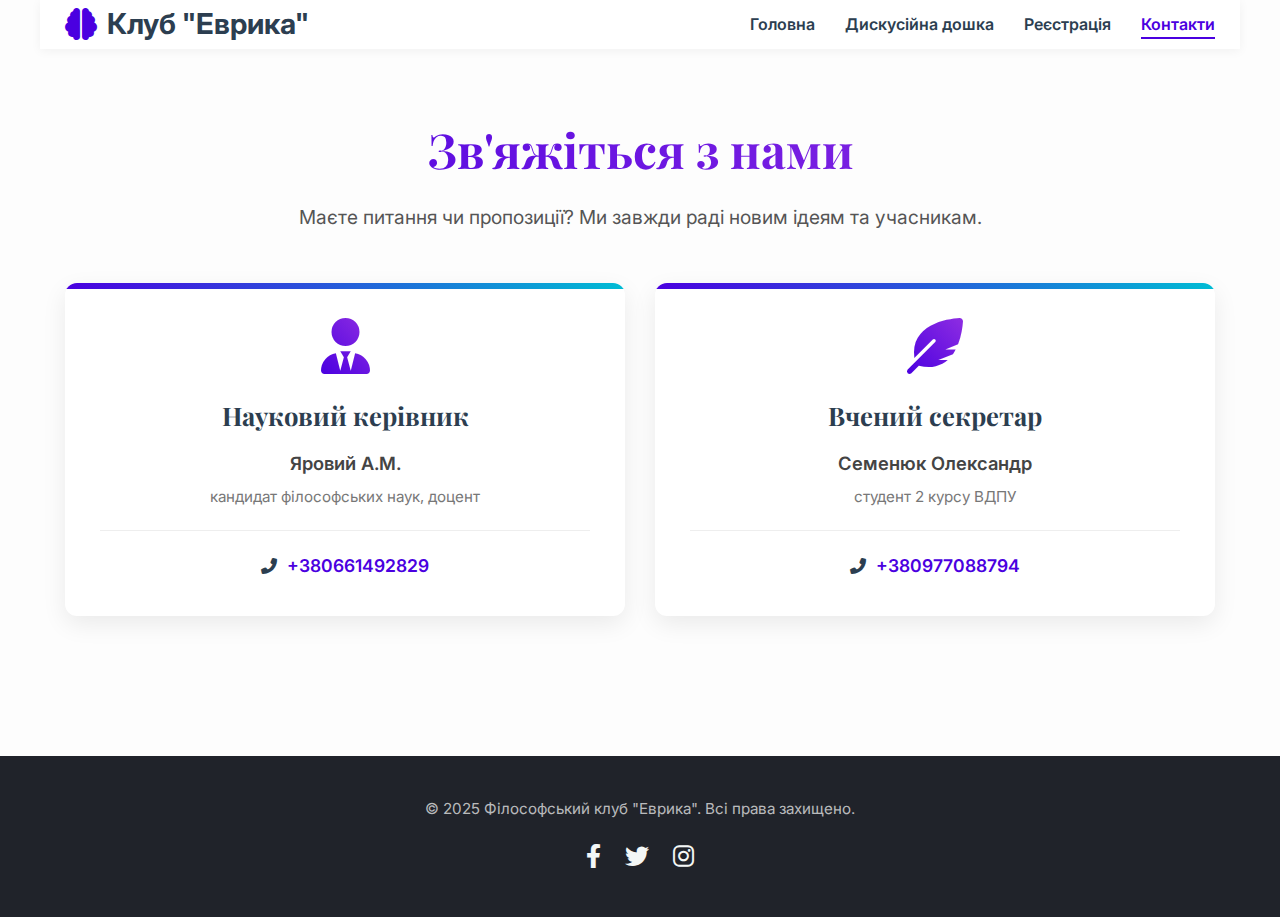
<file: contact.html>
<!DOCTYPE html>
<html lang="uk">
<head>
    <meta charset="UTF-8">
    <meta name="viewport" content="width=device-width, initial-scale=1.0">
    <title>Контакти - Клуб "Еврика"</title>
    <link rel="icon" href="data:image/svg+xml,<svg xmlns='http://www.w3.org/2000/svg' viewBox='0 0 100 100'><text y='.9em' font-size='90'>🧠</text></svg>">
    <link rel="stylesheet" href="style.css">
    <link href="https://fonts.googleapis.com/css2?family=Inter:wght@400;700&family=Playfair+Display:wght@700&family=Lora:ital,wght@0,400..700;1,400..700&display=swap" rel="stylesheet">
    <link rel="stylesheet" href="https://cdnjs.cloudflare.com/ajax/libs/font-awesome/6.0.0-beta3/css/all.min.css">
</head>
<body>

    <header class="container">
        <div class="logo">
            <a href="index.html"> <i class="fas fa-brain"></i> Клуб "Еврика" </a>
        </div>
        <nav>
            <ul>
                <li><a href="index.html">Головна</a></li>
                <li><a href="dyskysiyna_doshka.html">Дискусійна дошка</a></li>
                <li><a href="https://docs.google.com/forms/d/e/1FAIpQLSf66kVbC-fXCfP0v4F_1ZFkihfWmKjaX6k7zxc5cYFVOIgQJA/viewform" target="_blank" rel="noopener noreferrer">Реєстрація</a></li>
                <li><a href="contact.html" class="active">Контакти</a></li>
            </ul>
        </nav>
    </header>

    <main>
        <section class="content-page container" id="contacts">
            <h1 class="page-title gradient-text">Зв'яжіться з нами</h1>
            <p class="subtitle">Маєте питання чи пропозиції? Ми завжди раді новим ідеям та учасникам.</p>

            <div class="team-grid">

                <div class="card contact-card">
                    <i class="fas fa-user-tie icon-card"></i>
                    <h3>Науковий керівник</h3>
                    <p>Яровий А.М.</p>
                    <span>кандидат філософських наук, доцент</span>

                    <div class="contact-details">
                        <a href="tel:+380661492829">
                            <i class="fas fa-phone-alt"></i>
                            +380661492829
                        </a>
                    </div>
                </div>

                <div class="card contact-card">
                    <i class="fas fa-feather-alt icon-card"></i>
                    <h3>Вчений секретар</h3>
                    <p>Семенюк Олександр</p>
                    <span>студент 2 курсу ВДПУ</span>

                    <div class="contact-details">
                        <a href="tel:+380977088794">
                            <i class="fas fa-phone-alt"></i>
                            +380977088794
                        </a>
                        </div>
                </div>

                </div>
        </section>
    </main>

    <footer>
        <div class="container">
            <p>&copy; 2025 Філософський клуб "Еврика". Всі права захищено.</p>
            <div class="social-links">
                <a href="#" aria-label="Facebook"><i class="fab fa-facebook-f"></i></a>
                <a href="#" aria-label="Twitter"><i class="fab fa-twitter"></i></a>
                <a href="#" aria-label="Instagram"><i class="fab fa-instagram"></i></a>
            </div>
        </div>
    </footer>

</body>
</html>
</file>
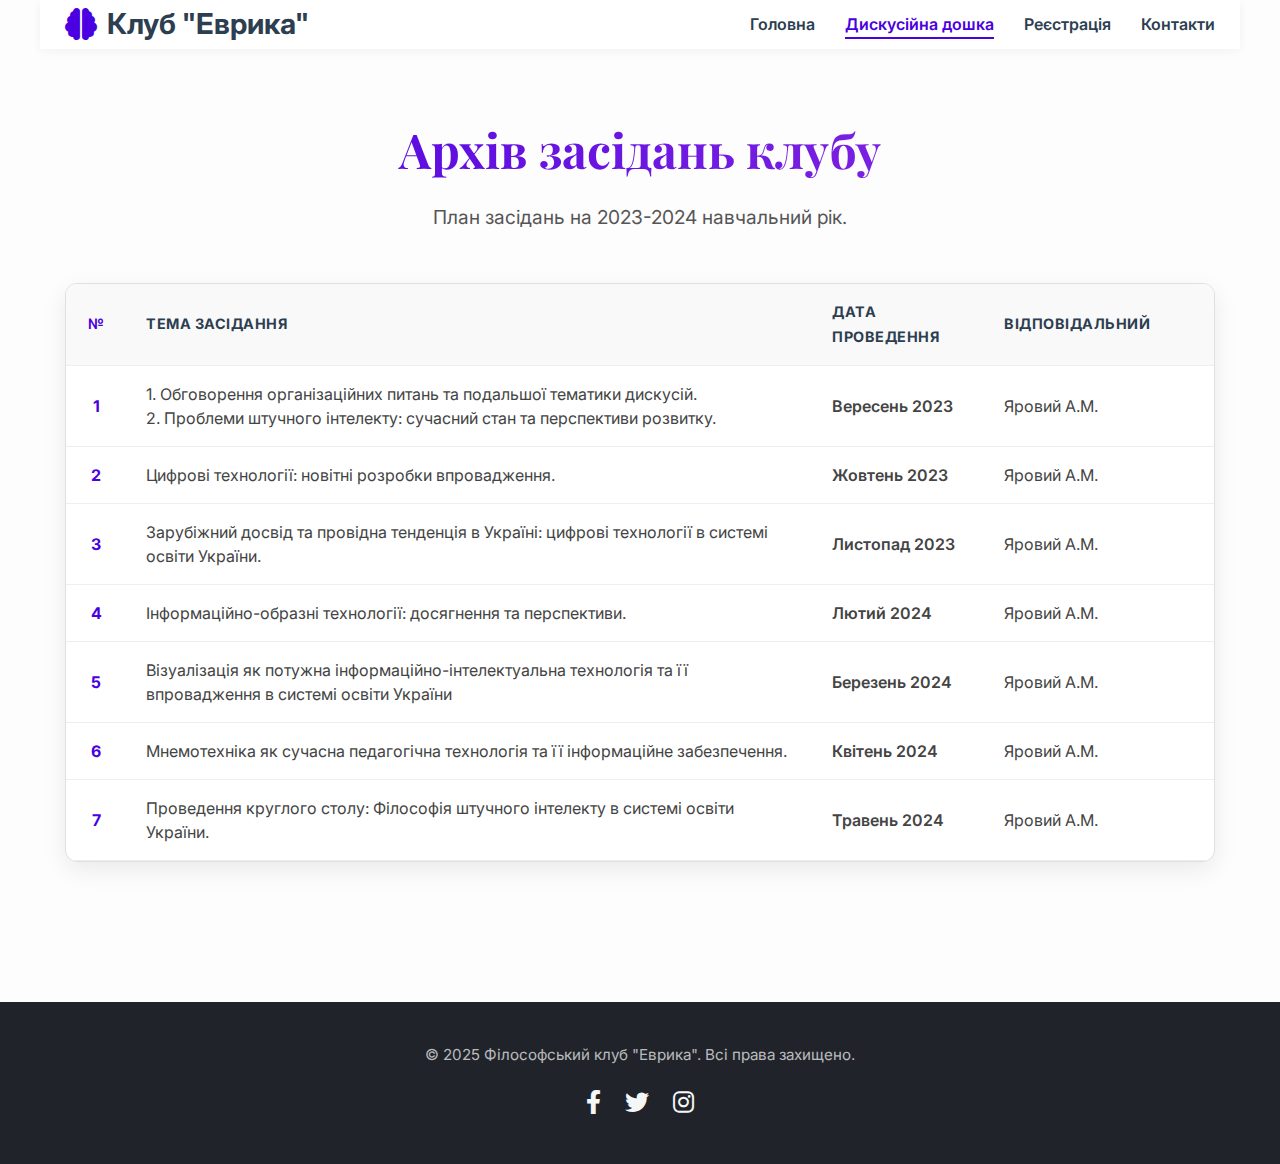
<file: dyskysiyna_doshka.html>
<!DOCTYPE html>
<html lang="uk">
<head>
    <meta charset="UTF-8">
    <meta name="viewport" content="width=device-width, initial-scale=1.0">
    <title>Дискусійна дошка - Клуб "Еврика"</title>
    <link rel="stylesheet" href="style.css">
    <link href="https://fonts.googleapis.com/css2?family=Inter:wght@400;700&family=Playfair+Display:wght@700&family=Lora:ital,wght@0,400..700;1,400..700&display=swap" rel="stylesheet">
    <link rel="stylesheet" href="https://cdnjs.cloudflare.com/ajax/libs/font-awesome/6.0.0-beta3/css/all.min.css">
</head>
<body>

    <header class="container">
        <div class="logo">
            <a href="index.html"> <i class="fas fa-brain"></i> Клуб "Еврика" </a>
        </div>
        <nav>
            <ul>
                <li><a href="index.html">Головна</a></li>
                <li><a href="dyskysiyna_doshka.html" class="active">Дискусійна дошка</a></li>
                <li><a href="https://docs.google.com/forms/d/e/1FAIpQLSf66kVbC-fXCfP0v4F_1ZFkihfWmKjaX6k7zxc5cYFVOIgQJA/viewform" target="_blank" rel="noopener noreferrer">Реєстрація</a></li>
                <li><a href="contact.html">Контакти</a></li>
            </ul>
        </nav>
    </header>

    <main>
        <section class="content-page container">
            <h1 class="page-title gradient-text">Архів засідань клубу</h1>
            <p class="subtitle">План засідань на 2023-2024 навчальний рік.</p>

            <div class="table-container">
                <table class="discussion-table">
                    <thead>
                        <tr>
                            <th>№</th>
                            <th>Тема засідання</th>
                            <th>Дата проведення</th>
                            <th>Відповідальний</th>
                        </tr>
                    </thead>
                    <tbody>
                        <tr>
                            <td data-label="№">1</td>
                            <td data-label="Тема">1. Обговорення організаційних питань та подальшої тематики дискусій.<br>2. Проблеми штучного інтелекту: сучасний стан та перспективи розвитку.</td>
                            <td data-label="Дата">Вересень 2023</td>
                            <td data-label="Відповідальний">Яровий А.М.</td>
                        </tr>
                        <tr>
                            <td data-label="№">2</td>
                            <td data-label="Тема">Цифрові технології: новітні розробки впровадження.</td>
                            <td data-label="Дата">Жовтень 2023</td>
                            <td data-label="Відповідальний">Яровий А.М.</td>
                        </tr>
                        <tr>
                            <td data-label="№">3</td>
                            <td data-label="Тема">Зарубіжний досвід та провідна тенденція в Україні: цифрові технології в системі освіти України.</td>
                            <td data-label="Дата">Листопад 2023</td>
                            <td data-label="Відповідальний">Яровий А.М.</td>
                        </tr>
                        <tr>
                            <td data-label="№">4</td>
                            <td data-label="Тема">Інформаційно-образні технології: досягнення та перспективи.</td>
                            <td data-label="Дата">Лютий 2024</td>
                            <td data-label="Відповідальний">Яровий А.М.</td>
                        </tr>
                        <tr>
                            <td data-label="№">5</td>
                            <td data-label="Тема">Візуалізація як потужна інформаційно-інтелектуальна технологія та її впровадження в системі освіти України</td>
                            <td data-label="Дата">Березень 2024</td>
                            <td data-label="Відповідальний">Яровий А.М.</td>
                        </tr>
                        <tr>
                            <td data-label="№">6</td>
                            <td data-label="Тема">Мнемотехніка як сучасна педагогічна технологія та її інформаційне забезпечення.</td>
                            <td data-label="Дата">Квітень 2024</td>
                            <td data-label="Відповідальний">Яровий А.М.</td>
                        </tr>
                        <tr>
                            <td data-label="№">7</td>
                            <td data-label="Тема">Проведення круглого столу: Філософія штучного інтелекту в системі освіти України.</td>
                            <td data-label="Дата">Травень 2024</td>
                            <td data-label="Відповідальний">Яровий А.М.</td>
                        </tr>
                    </tbody>
                </table>
            </div>
        </section>
    </main>

    <footer>
        <div class="container">
            <p>&copy; 2025 Філософський клуб "Еврика". Всі права захищено.</p>
            <div class="social-links">
                <a href="#" aria-label="Facebook"><i class="fab fa-facebook-f"></i></a>
                <a href="#" aria-label="Twitter"><i class="fab fa-twitter"></i></a>
                <a href="#" aria-label="Instagram"><i class="fab fa-instagram"></i></a>
            </div>
        </div>
    </footer>

</body>
</html>
</file>
<file: style.css>
/* --- Змінні CSS для кольорів та шрифтів --- */
:root {
    --primary-color: #4a00e0; /* Глибокий пурпуровий */
    --secondary-color: #8e2de2; /* Світліший пурпуровий */
    --accent-color: #00bcd4; /* Яскравий бірюзовий */
    --text-dark: #2c3e50; /* Темний текст */
    --text-light: #f4f7f6; /* Світлий текст */
    --bg-light: #fdfdfd; /* Майже білий фон */
    --bg-dark: #20232a; /* Темний фон для футера */
    --card-bg: #ffffff;
    --quote-bubble-bg: #ffffff; /* Білий фон для бульбашки */

    --font-heading: 'Playfair Display', serif;
    --font-body: 'Inter', sans-serif;
    --font-antique: 'Lora', serif; /* Новий античний шрифт */
}

/* --- Глобальні налаштування --- */
* {
    box-sizing: border-box;
    margin: 0;
    padding: 0;
}

body {
    font-family: var(--font-body);
    line-height: 1.7;
    background-color: var(--bg-light);
    color: var(--text-dark);
    -webkit-font-smoothing: antialiased;
}

.container {
    max-width: 1200px;
    margin: 0 auto;
    padding: 0 25px;
}

a {
    text-decoration: none;
    color: var(--primary-color);
    transition: color 0.3s ease;
}

a:hover {
    color: var(--secondary-color);
}

/* Градієнтний текст */
.gradient-text {
    background: linear-gradient(90deg, var(--primary-color) 0%, var(--secondary-color) 100%);
    -webkit-background-clip: text;
    -webkit-text-fill-color: transparent;
    background-clip: text;
    text-fill-color: transparent;
}

/* --- Хедер та Навігація --- */
header {
    display: flex;
    justify-content: space-between;
    align-items: center;
    padding: 20px 0;
    background-color: var(--card-bg);
    box-shadow: 0 2px 10px rgba(0,0,0,0.05);
}

.logo a {
    font-size: 1.8rem;
    font-weight: 700;
    color: var(--text-dark);
    display: flex;
    align-items: center;
    gap: 10px;
}

.logo a .fas {
    color: var(--primary-color);
    font-size: 2rem;
}

nav ul {
    display: flex;
    list-style: none;
    gap: 30px;
}

nav a {
    font-weight: 600;
    color: var(--text-dark);
    padding: 5px 0;
    position: relative;
}

nav a::after {
    content: '';
    position: absolute;
    width: 0;
    height: 2px;
    background: var(--primary-color);
    left: 0;
    bottom: 0;
    transition: width 0.3s ease;
}

nav a:hover::after {
    width: 100%;
}

/* --- Секція "Герой" (Головна) --- */
.hero {
    background: linear-gradient(135deg, var(--primary-color) 0%, var(--secondary-color) 100%);
    color: var(--text-light);
    text-align: center;
    padding: 100px 20px;
    margin-top: 30px;
    border-radius: 12px;
    overflow: hidden; /* Щоб фонові елементи не виходили за межі */
    position: relative;
    box-shadow: 0 10px 30px rgba(0,0,0,0.15);
}

/* Фоновий паттерн для hero-секції */
.hero::before {
    content: '';
    position: absolute;
    top: 0;
    left: 0;
    width: 100%;
    height: 100%;
    background: url('[data-uri]') repeat;
    opacity: 0.1;
    z-index: 1;
}

.hero .container {
    position: relative;
    z-index: 2;
}

.hero h1 {
    font-family: var(--font-heading);
    font-size: 3.8rem;
    margin-bottom: 20px;
    line-height: 1.2;
    -webkit-text-fill-color: var(--text-light); /* Для градієнта на білому, якщо фон темний */
    background: none; /* Забороняємо градієнт для тексту тут */
}

.hero .subtitle {
    font-size: 1.35rem;
    max-width: 800px;
    margin: 0 auto 30px;
    font-weight: 300;
}

.theme-info {
    background-color: rgba(255, 255, 255, 0.15);
    border-radius: 8px;
    padding: 20px 30px;
    display: inline-block;
    margin-top: 20px;
}

.theme-info p {
    font-size: 1.1rem;
    margin-bottom: 5px;
}

.theme-highlight {
    font-family: var(--font-heading);
    font-size: 1.8rem;
    font-weight: 700;
    color: var(--accent-color);
}

/* --- Секція "Цитата" --- */
.quote-section {
    background-color: var(--bg-light);
    padding: 60px 0;
    text-align: center;
    margin-top: 30px;
}

.quote-content {
    display: flex;
    align-items: center; /* Вирівнювання по центру вертикалі */
    justify-content: center;
    gap: 40px;
    max-width: 1000px;
    margin: 0 auto;
    flex-wrap: wrap;
}

.socrates-img {
    width: 250px;
    height: auto;
    border-radius: 10px;
    flex-shrink: 0;
}

.quote-bubble {
    background-color: var(--quote-bubble-bg); /* Білий фон */
    color: var(--text-dark);
    border-radius: 20px;
    padding: 30px 40px;
    position: relative;
    text-align: left;
    max-width: 600px;
    box-shadow: 0 8px 20px rgba(0,0,0,0.1);
    border: 1px solid #e0e0e0; /* Легка рамка */
}

.quote-bubble p {
    font-family: var(--font-antique); /* Новий античний шрифт */
    font-size: 1.6rem; /* Збільшений розмір шрифту */
    margin-bottom: 0; /* Прибираємо відступ знизу, бо автор тепер всередині */
    line-height: 1.6;
    font-style: italic; /* Курсив для цитати */
}

/* Новий стиль для автора цитати */
.quote-author {
    display: block; /* Робимо його блочним, щоб спрацював text-align */
    font-family: var(--font-body); /* Звичайний шрифт для автора */
    font-size: 1.1rem;
    font-style: normal;
    text-align: right;
    color: var(--text-dark); /* Той самий темний колір */
    font-weight: 600;
    margin-top: 15px; /* Додаємо відступ зверху */
}

/* Створення "хвостика" бульбашки */
.quote-bubble::before {
    content: "";
    width: 0;
    height: 0;
    border-style: solid;
    border-width: 20px 20px 20px 0;
    border-color: transparent var(--quote-bubble-bg) transparent transparent; /* Колір хвостика як фон бульбашки */
    position: absolute;
    left: -19px;
    top: 50%;
    transform: translateY(-50%);
    z-index: 1; /* Забезпечуємо, щоб хвостик був над рамкою */
}

.quote-bubble::after { /* Додатковий елемент для "рамки" хвостика */
    content: "";
    width: 0;
    height: 0;
    border-style: solid;
    border-width: 21px 21px 21px 0; /* Трохи більші розміри для рамки */
    border-color: transparent #e0e0e0 transparent transparent; /* Колір рамки */
    position: absolute;
    left: -21px; /* Позиціонування для рамки */
    top: 50%;
    transform: translateY(-50%);
    z-index: 0; /* Розміщуємо під основним хвостиком */
}


/* --- Секція "Команда" (Картки) --- */
.team {
    padding: 80px 0;
}

.team h2 {
    text-align: center;
    font-family: var(--font-heading);
    font-size: 3rem;
    margin-bottom: 50px;
    color: var(--text-dark);
}

.team-grid {
    display: grid;
    grid-template-columns: repeat(auto-fit, minmax(280px, 1fr));
    gap: 30px;
}

.card {
    background-color: var(--card-bg);
    border-radius: 12px;
    padding: 35px;
    box-shadow: 0 8px 25px rgba(0,0,0,0.08);
    transition: transform 0.3s ease, box-shadow 0.3s ease;
    text-align: center;
    position: relative;
    overflow: hidden;
}

.card::before {
    content: '';
    position: absolute;
    top: 0;
    left: 0;
    width: 100%;
    height: 6px;
    background: linear-gradient(90deg, var(--primary-color) 0%, var(--accent-color) 100%);
    border-top-left-radius: 12px;
    border-top-right-radius: 12px;
}

.card:hover {
    transform: translateY(-8px);
    box-shadow: 0 15px 35px rgba(0,0,0,0.12);
}

.card .icon-card {
    font-size: 3.5rem;
    color: var(--primary-color);
    margin-bottom: 20px;
    background: linear-gradient(45deg, var(--primary-color), var(--secondary-color));
    -webkit-background-clip: text;
    -webkit-text-fill-color: transparent;
}

.card h3 {
    font-family: var(--font-heading);
    font-size: 1.6rem;
    color: var(--text-dark);
    margin-bottom: 10px;
}

.card p {
    font-size: 1.15rem;
    font-weight: 600;
    margin-bottom: 5px;
    color: #444;
}

.card span {
    font-size: 0.95rem;
    color: #777;
    display: block;
}

/* --- Футер --- */
footer {
    background-color: var(--bg-dark);
    color: var(--text-light);
    text-align: center;
    padding: 40px 0;
    margin-top: 60px;
    position: relative;
    overflow: hidden;
}

/* Фоновий паттерн для футера */
footer::before {
    content: '';
    position: absolute;
    top: 0;
    left: 0;
    width: 100%;
    height: 100%;
    background: url('[data-uri]') repeat;
    opacity: 0.15;
    z-index: 1;
}

footer .container {
    position: relative;
    z-index: 2;
}

footer p {
    margin-bottom: 15px;
    font-size: 0.95rem;
    color: rgba(255,255,255,0.7);
}

.social-links a {
    color: var(--text-light);
    font-size: 1.5rem;
    margin: 0 10px;
    transition: color 0.3s ease;
}

.social-links a:hover {
    color: var(--accent-color);
}

/* --- Адаптивність для мобільних --- */
@media (max-width: 992px) {
    .hero h1 {
        font-size: 3rem;
    }
    .hero .subtitle {
        font-size: 1.2rem;
    }
    .quote-content {
        flex-direction: column;
        gap: 30px;
    }
    .socrates-img {
        width: 200px;
    }
    .quote-bubble {
        max-width: 90%;
        padding: 25px 30px;
        text-align: center; /* Центруємо текст на мобільних */
    }
    .quote-bubble::before, .quote-bubble::after {
        /* Прибираємо хвостик для мобільних, щоб не заважав */
        border: none;
        content: none;
    }
    .quote-author {
        text-align: center; /* Центруємо автора на мобільних */
    }
    .team h2 {
        font-size: 2.5rem;
    }
}

@media (max-width: 768px) {
    header {
        flex-direction: column;
        gap: 15px;
        padding-bottom: 15px;
    }
    nav ul {
        justify-content: center;
        flex-wrap: wrap;
        gap: 15px 25px;
    }
    .hero {
        padding: 80px 15px;
    }
    .hero h1 {
        font-size: 2.5rem;
    }
    .hero .subtitle {
        font-size: 1.1rem;
    }
    .theme-highlight {
        font-size: 1.5rem;
    }
    .quote-bubble p {
        font-size: 1.3rem;
    }
    .quote-author {
        font-size: 1rem;
    }
    .team h2 {
        font-size: 2rem;
    }
    .card {
        padding: 25px;
    }
    .card .icon-card {
        font-size: 3rem;
    }
}

@media (max-width: 480px) {
    .logo a {
        font-size: 1.5rem;
    }
    .logo a .fas {
        font-size: 1.7rem;
    }
    nav a {
        font-size: 0.9rem;
    }
    .hero h1 {
        font-size: 2rem;
    }
    .hero .subtitle {
        font-size: 1rem;
    }
    .theme-highlight {
        font-size: 1.3rem;
    }
    .quote-bubble p {
        font-size: 1.1rem;
    }
    .social-links a {
        font-size: 1.2rem;
        margin: 0 8px;
    }
}
nav a.active {
    color: var(--primary-color);
}
nav a.active::after {
    width: 100%;
}

/* Загальний контейнер для контентних сторінок */
.content-page {
    padding-top: 60px;
    padding-bottom: 80px;
}

.page-title {
    font-family: var(--font-heading);
    font-size: 3rem;
    text-align: center;
    margin-bottom: 10px;
}

.content-page .subtitle {
    font-size: 1.2rem;
    color: #555;
    text-align: center;
    margin-bottom: 50px;
    max-width: 700px;
    margin-left: auto;
    margin-right: auto;
}

/* Стилізація таблиці */
.table-container {
    width: 100%;
    overflow-x: auto; /* Дозволяє горизонтальний скрол, якщо екран ДУЖЕ малий */
    background: var(--card-bg);
    border-radius: 12px;
    box-shadow: 0 8px 25px rgba(0,0,0,0.08);
    border: 1px solid #e0e0e0;
}

.discussion-table {
    width: 100%;
    border-collapse: collapse; /* Прибирає подвійні рамки */
}

.discussion-table th,
.discussion-table td {
    padding: 16px 20px;
    text-align: left;
    border-bottom: 1px solid #eee;
}

/* Заголовок таблиці */
.discussion-table thead tr {
    background-color: #f9f9f9;
    border-top-left-radius: 12px;
    border-top-right-radius: 12px;
}

.discussion-table th {
    font-family: var(--font-body);
    font-weight: 700;
    color: var(--text-dark);
    font-size: 0.9rem;
    text-transform: uppercase;
    letter-spacing: 0.5px;
}

/* Рядки таблиці */
.discussion-table tbody tr:hover {
    background-color: #fdfdfd;
}

.discussion-table tbody td {
    color: #444;
    line-height: 1.5;
}

/* Перша колонка (№) */
.discussion-table td:first-child,
.discussion-table th:first-child {
    text-align: center;
    width: 60px;
    font-weight: 700;
    color: var(--primary-color);
}

.discussion-table td[data-label="Дата"] {
    font-weight: 600;
    width: 15%;
}

.discussion-table td[data-label="Відповідальний"] {
    width: 20%;
}


/* --- Адаптивність для таблиці --- */
@media (max-width: 992px) {
    .page-title {
        font-size: 2.5rem;
    }

    .discussion-table {
        border: 0; /* Прибираємо рамки, вони будуть на картках */
    }

    /* Ховаємо заголовок таблиці */
    .discussion-table thead {
        display: none;
    }

    .discussion-table tr {
        display: block;
        margin-bottom: 20px;
        border-radius: 8px;
        box-shadow: 0 4px 12px rgba(0,0,0,0.05);
        border: 1px solid #eee;
        overflow: hidden; /* Щоб рамки були гарні */
    }

    .discussion-table td {
        display: block;
        text-align: right; /* Вирівнюємо значення по правому краю */
        padding-left: 50%; /* Залишаємо місце для "лейблу" */
        position: relative;
        border-bottom: 1px solid #eee;
    }

    .discussion-table td:last-child {
        border-bottom: 0;
    }

    /* Створюємо "лейбли" з data-атрибутів */
    .discussion-table td::before {
        content: attr(data-label);
        position: absolute;
        left: 15px;
        top: 50%;
        transform: translateY(-50%);
        width: calc(50% - 30px); /* Ширина мінус відступи */
        text-align: left;
        font-weight: 700;
        color: var(--text-dark);
        font-size: 0.9rem;
        text-transform: uppercase;
    }

    /* Налаштування для першої колонки (№) */
    .discussion-table td:first-child {
        text-align: right; /* Повертаємо, бо ми змінили це вище */
        width: 100%;
        background-color: #f9f9f9;
        font-size: 1.2rem;
    }
    .discussion-table td:first-child::before {
        width: calc(50% - 30px);
        font-size: 0.9rem;
    }
}
/* --- Додано для сторінки Контактів --- */

.contact-card .contact-details {
    margin-top: 20px;
    padding-top: 20px;
    border-top: 1px solid #eee;
    display: flex;
    flex-direction: column;
    gap: 12px; /* Відстань між телефоном та email */
}

.contact-card .contact-details a {
    display: flex;
    align-items: center;
    justify-content: center; /* Центруємо посилання в картці */
    text-decoration: none;
    color: var(--primary-color);
    font-weight: 600;
    font-size: 1.1rem;
    transition: all 0.3s ease;
}

.contact-card .contact-details a:hover {
    color: var(--secondary-color);
    transform: scale(1.03); /* Легкий ефект збільшення */
}

.contact-card .contact-details a i {
    margin-right: 10px;
    font-size: 1rem;
    color: var(--text-dark);
}

/* Налаштування для grid, щоб картки були по центру, якщо їх мало */
#contacts .team-grid {
justify-content: center; /* Центрує картки, якщо їх 1 або 2 */
}
/* --- ФІКС ДЛЯ МОБІЛЬНОЇ ТАБЛИЦІ --- */
@media (max-width: 992px) {
    .discussion-table td[data-label="Тема"] {
        /* Повертаємо нормальне вирівнювання для довгого тексту */
        text-align: left;

        /* Додамо трохи відступів, щоб текст не прилипав до країв */
        padding-top: 15px;
        padding-bottom: 15px;
    }
}
</file>
